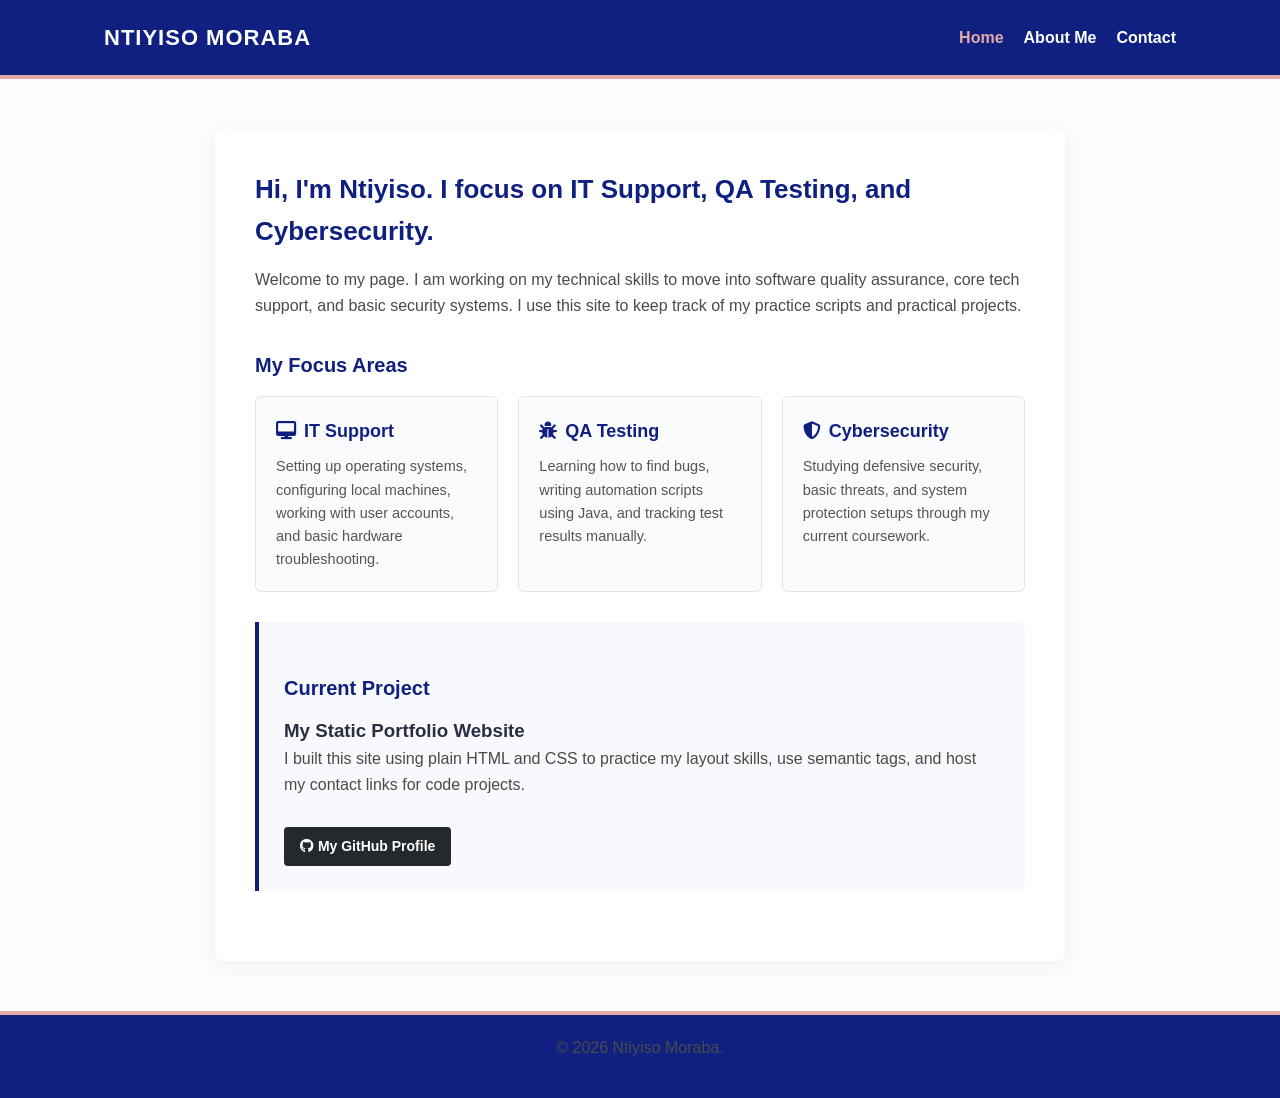
<file: index.html>
<!DOCTYPE html>
<html lang="en">
<head>
    <meta charset="UTF-8">
    <meta name="viewport" content="width=device-width, initial-scale=1.0">
    <title>Ntiyiso Moraba | Portfolio Home</title>
    <link rel="stylesheet" href="https://cdnjs.cloudflare.com/ajax/libs/font-awesome/6.4.0/css/all.min.css">
    <link rel="stylesheet" href="style.css">
</head>
<body>
    
    <header>
        <div class="header-container">
            <strong>Ntiyiso Moraba</strong>
            <nav>
                <a href="index.html" class="active">Home</a>
                <a href="about.html">About Me</a>
                <a href="contact.html">Contact</a>
            </nav>
        </div>
    </header>

    <main class="container">
        <section class="hero">
            <h1>Hi, I'm Ntiyiso. I focus on IT Support, QA Testing, and Cybersecurity.</h1>
            <p>Welcome to my page. I am working on my technical skills to move into software quality assurance, core tech support, and basic security systems. I use this site to keep track of my practice scripts and practical projects.</p>
        </section>

        <section>
            <h2>My Focus Areas</h2>
            <div class="skills-grid">
                <div class="skill-card">
                    <h3><i class="fas fa-desktop"></i> IT Support</h3>
                    <p>Setting up operating systems, configuring local machines, working with user accounts, and basic hardware troubleshooting.</p>
                </div>
                <div class="skill-card">
                    <h3><i class="fas fa-bug"></i> QA Testing</h3>
                    <p>Learning how to find bugs, writing automation scripts using Java, and tracking test results manually.</p>
                </div>
                <div class="skill-card">
                    <h3><i class="fas fa-shield-alt"></i> Cybersecurity</h3>
                    <p>Studying defensive security, basic threats, and system protection setups through my current coursework.</p>
                </div>
            </div>
        </section>

        <section class="featured-project">
            <h2>Current Project</h2>
            <h3>My Static Portfolio Website</h3>
            <p>I built this site using plain HTML and CSS to practice my layout skills, use semantic tags, and host my contact links for code projects.</p>
            <a href="https://github.com/Ntiyiso-moraba" target="_blank" rel="noopener noreferrer" class="project-link">
                <i class="fab fa-github"></i> My GitHub Profile
            </a>
        </section>
    </main>

    <footer>
        <p>&copy; 2026 Ntiyiso Moraba.</p>
    </footer>

</body>
</html>
</file>
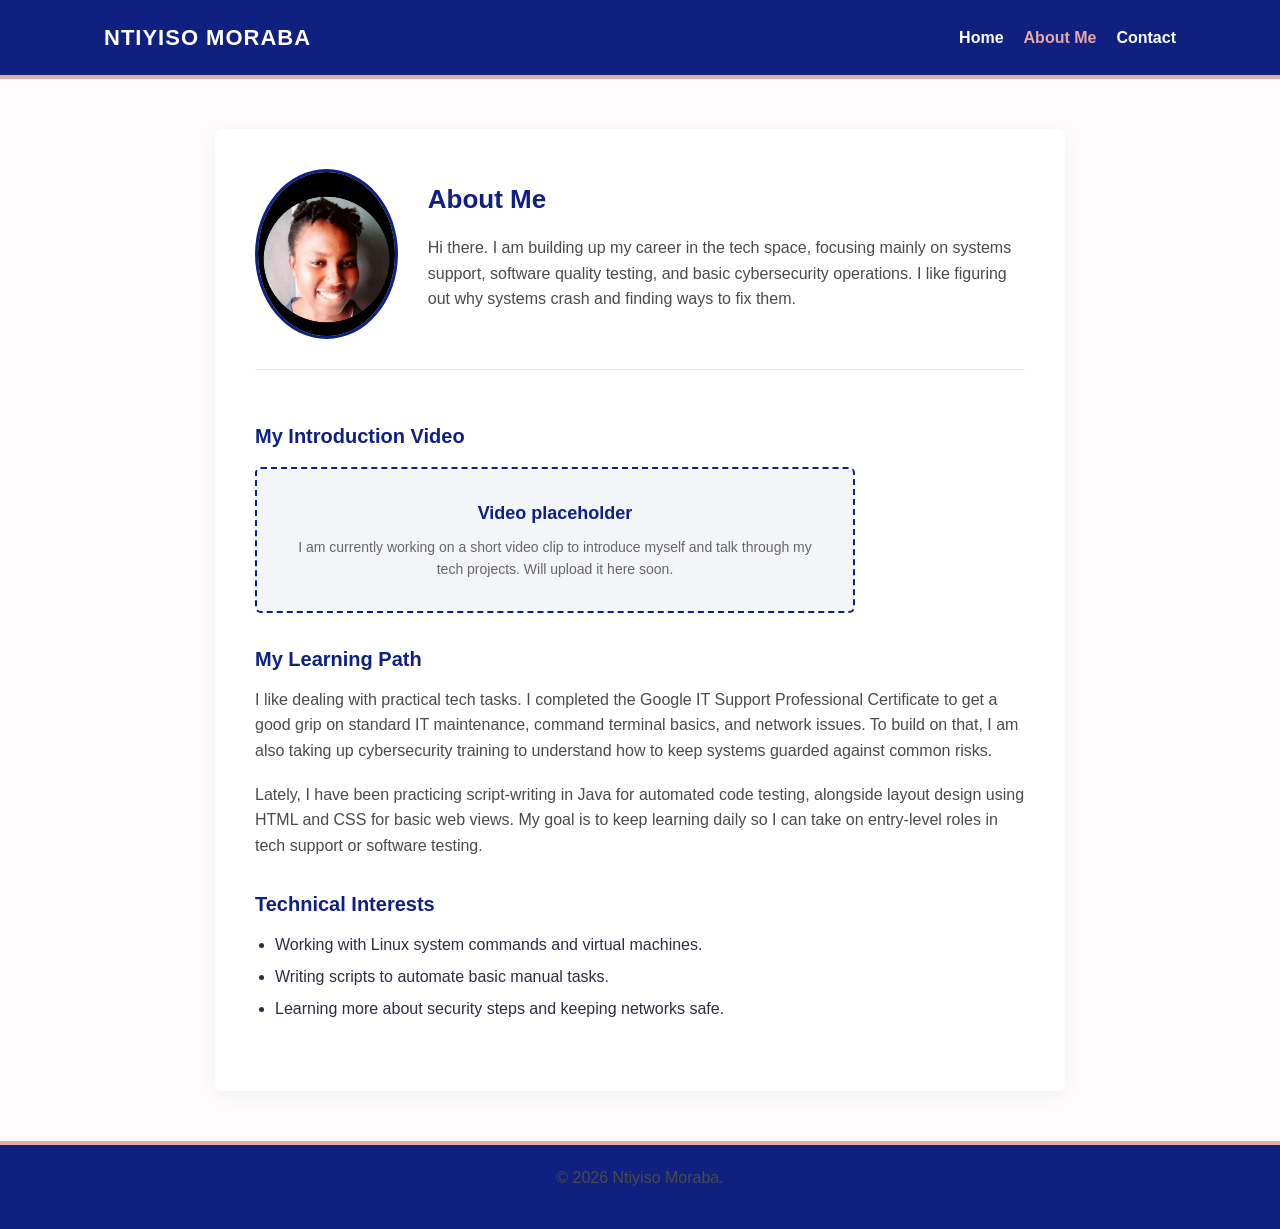
<file: about.html>
<!DOCTYPE html>
<html lang="en">
<head>
    <meta charset="UTF-8">
    <meta name="viewport" content="width=device-width, initial-scale=1.0">
    <title>About Me</title>
    <link rel="stylesheet" href="https://cdnjs.cloudflare.com/ajax/libs/font-awesome/6.4.0/css/all.min.css">
    <link rel="stylesheet" href="style.css">
</head>
<body>
    
    <header>
        <div class="header-container">
            <strong>Ntiyiso Moraba</strong>
            <nav>
                <a href="index.html">Home</a>
                <a href="about.html" class="active">About Me</a>
                <a href="contact.html">Contact</a>
            </nav>
        </div>
    </header>

    <main class="container">
        <section class="profile-grid">
            <img src="Ntiyiso.jpg" alt="Ntiyiso Moraba" class="profile-img">
            <div>
                <h1>About Me</h1>
                <p>Hi there. I am building up my career in the tech space, focusing mainly on systems support, software quality testing, and basic cybersecurity operations. I like figuring out why systems crash and finding ways to fix them.</p>
            </div>
        </section>

        <section class="video-container">
            <h2>My Introduction Video</h2>
            <div class="video-placeholder-box">
                <p><strong>Video placeholder</strong></p>
                <span>I am currently working on a short video clip to introduce myself and talk through my tech projects. Will upload it here soon.</span>
            </div>
        </section>
        
        <section>
            <h2>My Learning Path</h2>
            <p>I like dealing with practical tech tasks. I completed the Google IT Support Professional Certificate to get a good grip on standard IT maintenance, command terminal basics, and network issues. To build on that, I am also taking up cybersecurity training to understand how to keep systems guarded against common risks.</p>
            <p>Lately, I have been practicing script-writing in Java for automated code testing, alongside layout design using HTML and CSS for basic web views. My goal is to keep learning daily so I can take on entry-level roles in tech support or software testing.</p>
        </section>
        
        <section>
            <h2>Technical Interests</h2>
            <ul>
                <li>Working with Linux system commands and virtual machines.</li>
                <li>Writing scripts to automate basic manual tasks.</li>
                <li>Learning more about security steps and keeping networks safe.</li>
            </ul>
        </section>
    </main>

    <footer>
        <p>&copy; 2026 Ntiyiso Moraba.</p>
    </footer>
</body>
</html>
</file>
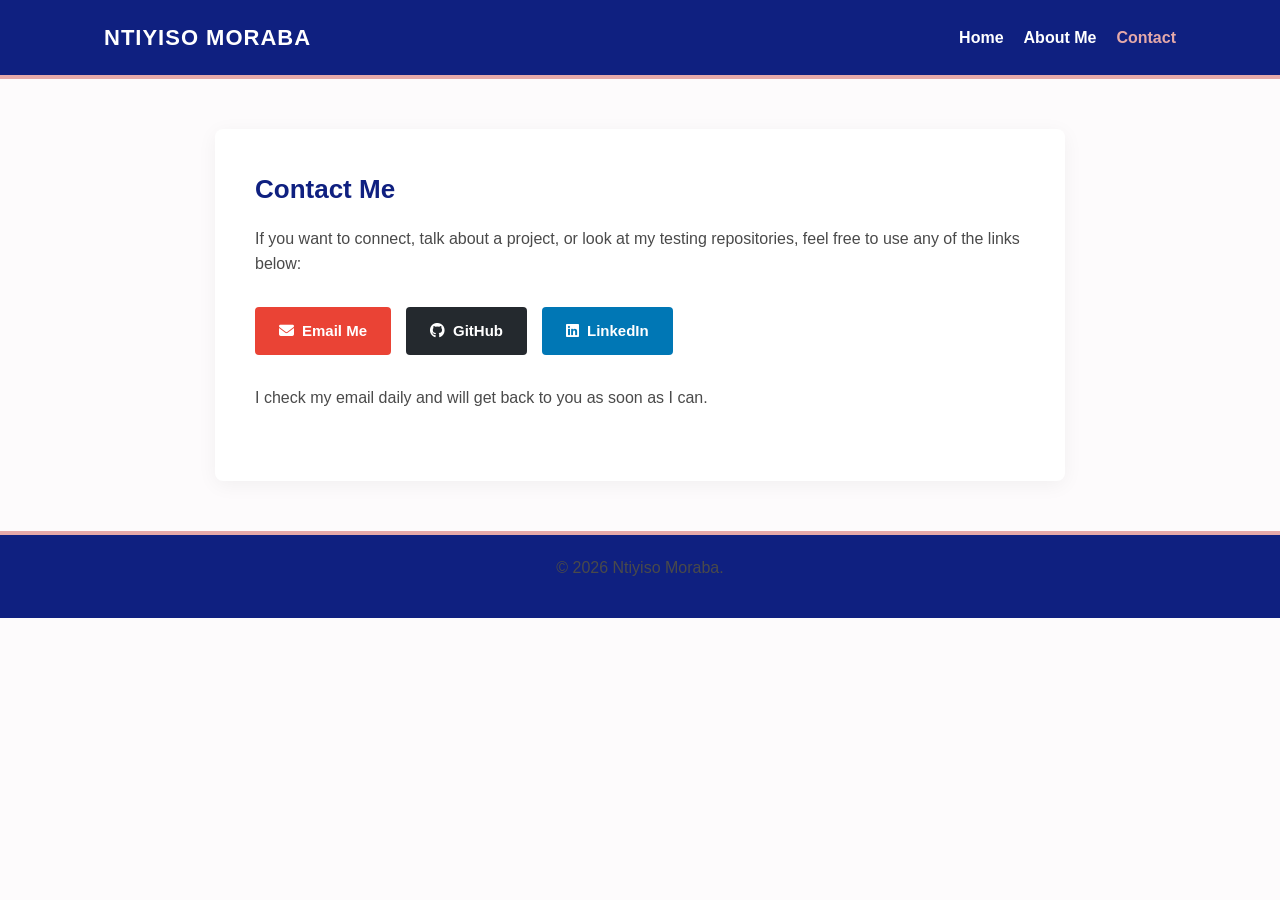
<file: contact.html>
<!DOCTYPE html>
<html lang="en">
<head>
    <meta charset="UTF-8">
    <meta name="viewport" content="width=device-width, initial-scale=1.0">
    <title>Contact Me</title>
    <link rel="stylesheet" href="https://cdnjs.cloudflare.com/ajax/libs/font-awesome/6.4.0/css/all.min.css">
    <link rel="stylesheet" href="style.css">
</head>
<body>
    
    <header>
        <div class="header-container">
            <strong>Ntiyiso Moraba</strong>
            <nav>
                <a href="index.html">Home</a>
                <a href="about.html">About Me</a>
                <a href="contact.html" class="active">Contact</a>
            </nav>
        </div>
    </header>

    <main class="container">
        <section>
            <h1>Contact Me</h1>
            <p>If you want to connect, talk about a project, or look at my testing repositories, feel free to use any of the links below:</p>
        </section>

        <section>
            <div class="social-container">
                <a href="mailto:morabantiyiso4@gmail.com" class="social-icon email-btn">
                    <i class="fas fa-envelope"></i> Email Me
                </a>
                <a href="https://github.com/Ntiyiso-moraba" target="_blank" rel="noopener noreferrer" class="social-icon github-btn">
                    <i class="fab fa-github"></i> GitHub
                </a>
                <a href="https://www.linkedin.com/in/ntiyisomoraba" target="_blank" rel="noopener noreferrer" class="social-icon linkedin-btn">
                    <i class="fab fa-linkedin"></i> LinkedIn
                </a>
            </div>
        </section>

        <section>
            <p>I check my email daily and will get back to you as soon as I can.</p>
        </section>
    </main>

    <footer>
        <p>&copy; 2026 Ntiyiso Moraba.</p>
    </footer>

</body>
</html>
</file>
<file: style.css>
/* Clean slate reset for the whole page */
* {
    box-sizing: border-box;
    margin: 0; 
    padding: 0; 
}

body {
    font-family: 'Segoe UI', sans-serif;
    background-color: #fdfbfc;
    color: #2b2d42;
    line-height: 1.6;
}

/* Header and navigation menu styling */
header {
    background-color: #0f2080;
    border-bottom: 4px solid #e5a9a9;
}

.header-container {
    max-width: 1200px;
    margin: 0 auto;
    padding: 20px 5%;
    display: flex;
    justify-content: space-between;
    align-items: center;
}

header strong {
    color: #ffffff;
    font-size: 22px;
    letter-spacing: 1px;
    text-transform: uppercase;
}

nav {
    display: flex;
    gap: 20px;
}

nav a {
    color: #ffffff;
    text-decoration: none;
    font-weight: 600;
    font-size: 16px;
}

nav a:hover, nav a.active {
    color: #e5a9a9;
}

/* Main white container card to hold page contents */
.container {
    max-width: 850px;
    margin: 50px auto;
    padding: 40px;
    background: #ffffff;
    border-radius: 8px;
    box-shadow: 0 4px 20px rgba(0,0,0,0.05);
}

h1 {
    color: #0f2080;
    font-size: 26px;
    margin-bottom: 15px;
}

h2 {
    color: #0f2080;
    font-size: 20px;
    margin-top: 25px;
    margin-bottom: 12px;
}

p {
    font-size: 16px;
    color: #4a4a4a;
    margin-bottom: 18px;
}

ul {
    margin-left: 20px;
    margin-bottom: 20px;
}

li {
    font-size: 16px;
    margin-bottom: 6px;
}

section {
    margin-bottom: 30px;
}

/* Aligning my profile photo and intro text on the about page */
.profile-grid {
    display: flex;
    gap: 30px;
    align-items: center;
    margin-bottom: 25px;
}

.profile-img {
    width: 170px;
    height: 170px;
    border-radius: 50%;
    object-fit: cover;
    border: 3px solid #0f2080;
}

/* Box layouts for my focus areas on the homepage */
.skills-grid {
    display: flex;
    gap: 20px;
    margin-top: 15px;
    margin-bottom: 25px;
}

.skill-card {
    flex: 1 1 0;
    min-width: 0;
    background-color: #fafbfc;
    border: 1px solid #e1e4e8;
    border-radius: 6px;
    padding: 20px;
    transition: transform 0.2s ease, border-color 0.2s;
}

/* Lift up the focus cards slightly when hovering */
.skill-card:hover {
    transform: translateY(-3px);
    border-color: #0f2080;
}

.skill-card h3 {
    color: #0f2080;
    font-size: 18px;
    margin-bottom: 10px;
    display: flex;
    align-items: center;
    gap: 8px;
}

.skill-card p {
    font-size: 14.5px;
    color: #555555;
    margin-bottom: 0;
}

/* Highlight border and background for current project box */
.featured-project {
    background-color: #f7f9fc;
    padding: 25px;
    border-left: 4px solid #0f2080;
    border-radius: 0 6px 6px 0;
    margin-top: 25px;
}

.project-link {
    display: inline-block;
    background-color: #24292e;
    color: #ffffff;
    text-decoration: none;
    padding: 8px 16px;
    font-size: 14px;
    font-weight: 600;
    border-radius: 4px;
    margin-top: 12px;
    transition: background-color 0.2s;
}

.project-link:hover {
    background-color: #171a1d;
}

/* Video clip container and styling for the placeholder box */
.video-container {
    margin-top: 30px;
    padding-top: 25px;
    border-top: 1px solid #eaeaea;
}

.video-container video {
    width: 100%;
    max-width: 600px;
    border-radius: 6px;
    background: #000;
}

.video-placeholder-box {
    background-color: #f4f5f9;
    border: 2px dashed #0f2080;
    border-radius: 6px;
    padding: 30px;
    text-align: center;
    max-width: 600px;
    margin-top: 15px;
}

.video-placeholder-box p {
    color: #0f2080;
    font-size: 18px;
    margin-bottom: 8px;
}

.video-placeholder-box span {
    font-size: 14px;
    color: #666666;
    display: block;
}

/* Custom layout for contact link buttons */
.social-container {
    display: flex;
    gap: 15px;
    margin: 25px 0;
}

.social-icon {
    display: inline-flex;
    align-items: center;
    gap: 8px;
    text-decoration: none;
    color: #ffffff;
    padding: 12px 24px;
    font-size: 15px;
    font-weight: 600;
    border-radius: 4px;
    transition: background-color 0.2s, transform 0.2s;
}

/* Background colors for individual brand buttons */
.email-btn { background-color: #ea4335; }
.github-btn { background-color: #24292e; }
.linkedin-btn { background-color: #0077b5; }

/* Subtle lift effect when hovering over contact buttons */
.social-icon:hover {
    transform: translateY(-2px);
    opacity: 0.9;
}

/* Footer layout rules */
footer {
    background-color: #0f2080;
    color: #ffffff;
    text-align: center;
    padding: 20px 0;
    font-size: 14px;
    border-top: 4px solid #e5a9a9;
}

/* Responsive adjustments for phones and smaller screens */
@media (max-width: 768px) {
    .header-container {
        flex-direction: column;
        gap: 15px;
    }
    .container {
        margin: 20px auto;
        padding: 20px;
        width: 90%;
    }
    .profile-grid {
        flex-direction: column;
        text-align: center;
    }
    .social-container {
        flex-direction: column;
    }
    .skills-grid {
        flex-direction: column;
        gap: 15px;
    }
}
</file>
